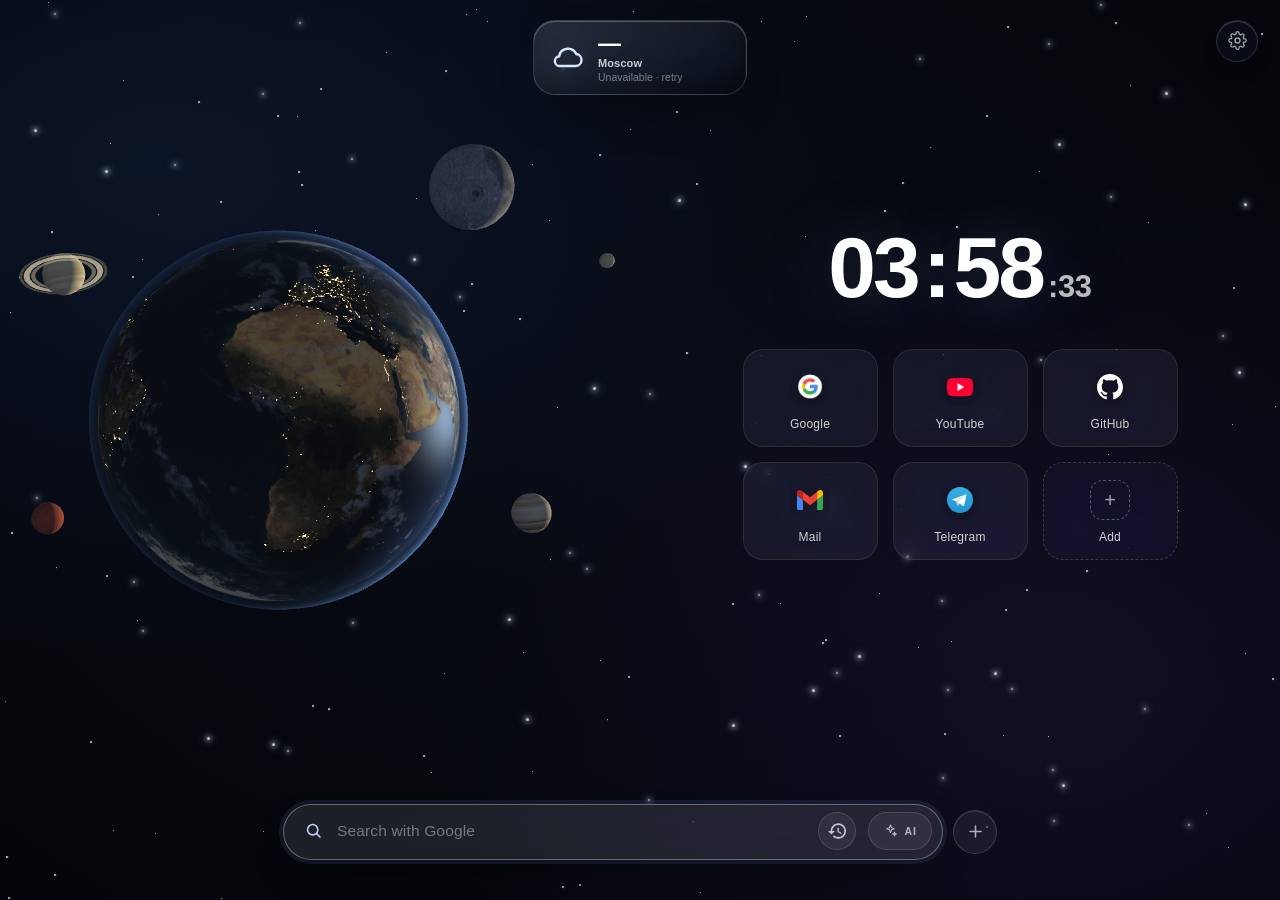
<file: index.html>
<!DOCTYPE html>
<html lang="en">
<head>
  <meta charset="UTF-8" />
  <meta name="color-scheme" content="dark" />
  <meta name="viewport" content="width=device-width, initial-scale=1, maximum-scale=1, user-scalable=no" />
  <title>New Tab</title>
  <link rel="stylesheet" href="style.css" />
</head>
<body>
  
  <div class="stars" id="stars" aria-hidden="true"></div>
  <div class="comet-sky" id="comet-sky" aria-hidden="true"></div>

  
  <button class="settings-button" id="settings-button" type="button"
          aria-label="Открыть настройки" title="Настройки" aria-haspopup="dialog"
          data-i18n-aria="settings.open" data-i18n-title="settings.open">
    <svg viewBox="0 0 24 24" fill="none" stroke="currentColor" stroke-width="1.7"
         stroke-linecap="round" stroke-linejoin="round" aria-hidden="true">
      <circle cx="12" cy="12" r="3.2" />
      <path d="M19.4 15a1.7 1.7 0 0 0 .34 1.87l.06.06a2 2 0 1 1-2.83 2.83l-.06-.06a1.7 1.7 0 0 0-1.87-.34 1.7 1.7 0 0 0-1 1.55V21a2 2 0 1 1-4 0v-.09a1.7 1.7 0 0 0-1.11-1.55 1.7 1.7 0 0 0-1.87.34l-.06.06a2 2 0 1 1-2.83-2.83l.06-.06A1.7 1.7 0 0 0 4.6 15a1.7 1.7 0 0 0-1.55-1H3a2 2 0 1 1 0-4h.09A1.7 1.7 0 0 0 4.64 8.9a1.7 1.7 0 0 0-.34-1.87l-.06-.06a2 2 0 1 1 2.83-2.83l.06.06A1.7 1.7 0 0 0 9 4.6a1.7 1.7 0 0 0 1-1.55V3a2 2 0 1 1 4 0v.09a1.7 1.7 0 0 0 1 1.55 1.7 1.7 0 0 0 1.87-.34l.06-.06a2 2 0 1 1 2.83 2.83l-.06.06a1.7 1.7 0 0 0-.34 1.87V9a1.7 1.7 0 0 0 1.55 1H21a2 2 0 1 1 0 4h-.09a1.7 1.7 0 0 0-1.51 1Z" />
    </svg>
  </button>

  
  <div class="top-widgets" id="top-widgets">

  
  <section class="media-player" id="media-player" aria-label="Медиаплеер" aria-hidden="true" hidden
           data-i18n-aria="player.label">
    <div class="player-cover" id="player-cover">
      <img class="player-art" id="player-art" alt="" />
      <span class="player-cover-fallback" aria-hidden="true">
        <svg viewBox="0 0 24 24" fill="none" stroke="currentColor" stroke-width="1.8"
             stroke-linecap="round" stroke-linejoin="round">
          <path d="M9 17.5V5.5l10-2V15" />
          <circle cx="6.5" cy="17.5" r="2.5" />
          <circle cx="16.5" cy="15" r="2.5" />
        </svg>
      </span>
    </div>

    <div class="player-body">
      <div class="player-head">
        <span class="player-title" id="player-title">Без названия</span>
        <span class="player-dot" aria-hidden="true">•</span>
        <span class="player-source" id="player-source">Браузер</span>
      </div>

      <div class="player-timeline">
        <span class="player-time" id="player-current">00:00</span>

        <div class="player-progress" id="player-progress" role="slider" tabindex="0"
             aria-label="Позиция воспроизведения" aria-valuemin="0" aria-valuemax="100"
             aria-valuenow="0" aria-valuetext="Перемотка недоступна" aria-disabled="true"
             data-i18n-aria="player.progress">
          <span class="player-progress-fill" id="player-progress-fill"></span>
          <span class="player-progress-thumb" id="player-progress-thumb"></span>
        </div>

        <span class="player-time" id="player-duration">--:--</span>
      </div>

      <span class="player-artist" id="player-artist">Воспроизведение в браузере</span>
    </div>

    <div class="player-controls" role="group" aria-label="Управление плеером"
         data-i18n-aria="player.controls">
      <button class="player-control" id="player-prev" type="button"
              aria-label="Предыдущий трек" title="Предыдущий трек"
              data-i18n-aria="player.prev" data-i18n-title="player.prev">
        <svg viewBox="0 0 24 24" fill="currentColor" aria-hidden="true">
          <path d="M6 5.5a1 1 0 0 1 2 0v13a1 1 0 1 1-2 0v-13Zm12.2.2a1 1 0 0 1 .8 1v10.6a1 1 0 0 1-1.6.8l-7.3-5.3a1 1 0 0 1 0-1.6l7.3-5.3a1 1 0 0 1 .8-.2Z" />
        </svg>
      </button>

      <button class="player-control player-control--primary" id="player-play" type="button"
              aria-label="Пауза" title="Пауза">
        <svg class="player-icon player-icon--pause" viewBox="0 0 24 24" fill="currentColor" aria-hidden="true">
          <rect x="6" y="5" width="4" height="14" rx="1.2" />
          <rect x="14" y="5" width="4" height="14" rx="1.2" />
        </svg>
        <svg class="player-icon player-icon--play" viewBox="0 0 24 24" fill="currentColor" aria-hidden="true">
          <path d="M8 5.8a1 1 0 0 1 1.5-.9l9 6.2a1 1 0 0 1 0 1.8l-9 6.2A1 1 0 0 1 8 18.2V5.8Z" />
        </svg>
      </button>

      <button class="player-control" id="player-next" type="button"
              aria-label="Следующий трек" title="Следующий трек"
              data-i18n-aria="player.next" data-i18n-title="player.next">
        <svg viewBox="0 0 24 24" fill="currentColor" aria-hidden="true">
          <path d="M18 5.5a1 1 0 0 0-2 0v13a1 1 0 1 0 2 0v-13ZM5.8 5.7a1 1 0 0 0-.8 1v10.6a1 1 0 0 0 1.6.8l7.3-5.3a1 1 0 0 0 0-1.6L6.6 5.9a1 1 0 0 0-.8-.2Z" />
        </svg>
      </button>
    </div>
  </section>

  
  <aside class="weather-widget" id="weather-widget" hidden role="button" tabindex="0"
         aria-label="Погода" data-i18n-aria="weather.label">
    <div class="weather-icon" id="weather-icon" aria-hidden="true"></div>
    <div class="weather-body">
      <div class="weather-main">
        <span class="weather-temp" id="weather-temp">—</span>
        <span class="weather-range" id="weather-range"></span>
      </div>
      <span class="weather-city" id="weather-city">Москва</span>
      <span class="weather-condition" id="weather-condition">Загрузка…</span>
    </div>
  </aside>
  </div>

  <main class="stage">
    
    <section class="planets" id="planet-panel" aria-label="Интерактивная 3D-сцена Солнечной системы">
      <div class="scene" id="scene"></div>

      <p class="scene-error" id="scene-error" hidden data-i18n="scene.error">
        WebGL недоступен в этом браузере — 3D-сцена не может быть показана.
      </p>
    </section>

    
    <section class="content" aria-label="Часы и закладки">
      <div class="clock" aria-label="Текущее время" data-i18n-aria="clock.label">
        <span id="clock-hours">00</span><span class="clock-colon">:</span><span id="clock-minutes">00</span><span class="clock-seconds" id="clock-seconds">:00</span>
      </div>

      <div class="bookmarks-widget">
        <nav class="tiles" id="tiles" aria-label="Закладки" data-i18n-aria="tiles.label"></nav>

        <div class="tiles-nav" id="tiles-nav" hidden>
          <button class="tiles-arrow" id="tiles-prev" type="button"
                  aria-label="Предыдущая страница закладок" data-i18n-aria="tiles.prev">‹</button>
          <div class="tiles-dots" id="tiles-dots" aria-label="Страницы закладок" data-i18n-aria="tiles.pages"></div>
          <button class="tiles-arrow" id="tiles-next" type="button"
                  aria-label="Следующая страница закладок" data-i18n-aria="tiles.next">›</button>
        </div>
      </div>
    </section>
  </main>

  <div class="folder-backdrop" id="folder-backdrop" hidden>
    <span class="folder-drop-hint" data-i18n="folders.dropHint">Перетащите сюда, чтобы вынести из папки</span>
  </div>
  <section class="folder-panel" id="folder-panel" hidden role="dialog" aria-modal="true"
           aria-label="Папка" data-i18n-aria="folders.label">
    <div class="folder-heading">
      <span class="folder-title" id="folder-title" role="button" tabindex="0"
            data-i18n-title="folders.renameHint"></span>
    </div>
    <div class="folder-grid" id="folder-grid"></div>
  </section>

  
  <footer class="search-bar">
    <div class="search-compose">
      <div class="search-slot">
        <form class="search" id="search-form" action="https://www.google.com/search" method="get" role="search">
          <div class="search-attachment" id="search-attachment">
            <div class="search-attachment-list" id="search-attachment-list"></div>
          </div>

          <div class="search-row">
            <svg class="search-icon" viewBox="0 0 24 24" fill="none" stroke="currentColor" stroke-width="2"
                 stroke-linecap="round" aria-hidden="true">
              <circle cx="11" cy="11" r="6.5" />
              <path d="M20.2 20.2 15.9 15.9" />
            </svg>

            <input id="search-input" name="q" type="text" placeholder="Search with Google"
                   autocomplete="off" spellcheck="false" autofocus />

            <button class="ai-history" id="ai-history" type="button"
                    aria-label="Открыть историю ИИ-поиска Google" title="История ИИ-поиска Google"
                    data-i18n-aria="search.history" data-i18n-title="search.history">
              <img src="textures/history.png" alt="" aria-hidden="true" />
            </button>

            <button class="ai-toggle" id="ai-toggle" type="button" aria-pressed="false"
                    aria-label="Переключить ИИ-поиск Google" title="ИИ-поиск Google">
              <svg viewBox="0 0 24 24" fill="none" stroke="currentColor" stroke-width="1.7"
                   stroke-linecap="round" stroke-linejoin="round" aria-hidden="true">
                <path d="M12 3.2 13.6 7.6 18 9.2 13.6 10.8 12 15.2 10.4 10.8 6 9.2 10.4 7.6 12 3.2Z" />
                <path d="m18.4 14.6.8 2.2 2.2.8-2.2.8-.8 2.2-.8-2.2-2.2-.8 2.2-.8.8-2.2Z" />
              </svg>
              <span class="ai-toggle-text" data-i18n="search.aiShort">AI</span>
            </button>

            <button class="search-attachment-send" id="search-attachment-send" type="button"
                    aria-label="Отправить изображение" title="Отправить изображение"
                    data-i18n-aria="imageSearch.send" data-i18n-title="imageSearch.send">
              <svg viewBox="0 0 24 24" fill="none" stroke="currentColor" stroke-width="1.8"
                   stroke-linecap="round" stroke-linejoin="round" aria-hidden="true">
                <path d="M21 3 3 10.5l7 2.5 2.5 7L21 3Z" />
                <path d="m10 13 5-5" />
              </svg>
            </button>
          </div>
        </form>
      </div>

      <button class="attach-button" id="attach-button" type="button"
              aria-label="Прикрепить файл" title="Прикрепить файл"
              data-i18n-aria="imageSearch.attach" data-i18n-title="imageSearch.attach">
        <svg viewBox="0 0 24 24" fill="none" stroke="currentColor" stroke-width="2"
             stroke-linecap="round" aria-hidden="true">
          <path d="M12 5v14M5 12h14" />
        </svg>
      </button>
    </div>
  </footer>

  
  <dialog class="bookmark-dialog" id="bookmark-dialog">
    <form class="bookmark-form" id="bookmark-form" novalidate>
      <h2 id="bm-dialog-title">Новая закладка</h2>

      <div class="bookmark-type" id="bm-type" role="group">
        <button class="bookmark-type-option is-active" type="button" data-type="bookmark"
                data-i18n="bookmarks.bookmarkType">Закладка</button>
        <button class="bookmark-type-option" type="button" data-type="folder"
                data-i18n="bookmarks.folderType">Папка</button>
      </div>

      <label class="field">
        <span data-i18n="bookmarks.name">Название</span>
        <input id="bm-name" type="text" maxlength="40" placeholder="Например, Хабр"
               autocomplete="off" data-i18n-placeholder="bookmarks.namePlaceholder" />
      </label>

      <label class="field" id="bm-url-field">
        <span data-i18n="bookmarks.url">Адрес сайта</span>
        <input id="bm-url" type="text" placeholder="example.com" autocomplete="off" spellcheck="false" />
      </label>

      <p class="dialog-error" id="bm-error" role="alert"></p>

      <div class="dialog-actions">
        <button class="btn btn--ghost" id="bm-cancel" type="button" data-i18n="common.cancel">Отмена</button>
        <button class="btn" type="submit" data-i18n="common.add">Добавить</button>
      </div>
    </form>
  </dialog>

  
  <dialog class="settings-dialog" id="settings-dialog">
    <form class="settings-form" id="settings-form" novalidate>
      <h2 data-i18n="settings.title">Настройки</h2>

      <div class="settings-tabs" role="tablist" data-i18n-aria="settings.tabsLabel" aria-label="Разделы настроек">
        <button class="settings-tab is-active" type="button" role="tab"
                id="settings-tab-general" aria-controls="settings-panel-general" aria-selected="true"
                data-settings-tab="general" data-i18n="settings.tabGeneral">Общие</button>
        <button class="settings-tab" type="button" role="tab" tabindex="-1"
                id="settings-tab-tiles" aria-controls="settings-panel-tiles" aria-selected="false"
                data-settings-tab="tiles" data-i18n="settings.tabTiles">Вкладки</button>
        <button class="settings-tab" type="button" role="tab" tabindex="-1"
                id="settings-tab-planet" aria-controls="settings-panel-planet" aria-selected="false"
                data-settings-tab="planet" data-i18n="settings.tabPlanet">Планета</button>
        <button class="settings-tab" type="button" role="tab" tabindex="-1"
                id="settings-tab-weather" aria-controls="settings-panel-weather" aria-selected="false"
                data-settings-tab="weather" data-i18n="settings.tabWeather">Погода</button>
      </div>

      <div class="settings-panels">
        <section class="settings-panel is-active" id="settings-panel-general" role="tabpanel"
                 aria-labelledby="settings-tab-general" data-settings-panel="general">
          <section class="settings-section">
            <h3 data-i18n="settings.interfaceSection">Интерфейс</h3>
            <label class="field">
              <span data-i18n="settings.language">Язык интерфейса</span>
              <select id="setting-language">
                <option value="ru">Русский</option>
                <option value="en">English</option>
              </select>
            </label>
            <label class="field">
              <span data-i18n="settings.layout">Расположение</span>
              <select id="setting-layout">
                <option value="top" data-i18n="settings.layoutTop">Поиск внизу, плеер сверху</option>
                <option value="bottom" data-i18n="settings.layoutBottom">Поиск вверху, плеер внизу</option>
              </select>
            </label>
          </section>

          <section class="settings-section">
            <h3 data-i18n="settings.searchSection">Поиск</h3>
            <label class="field">
              <span data-i18n="settings.searchEngine">Поисковая система</span>
              <select id="setting-search-engine">
                <option value="google">Google</option>
                <option value="yandex" data-i18n="searchEngine.yandex">Яндекс</option>
                <option value="bing">Bing</option>
                <option value="duckduckgo">DuckDuckGo</option>
              </select>
            </label>
            <label class="field">
              <span data-i18n="settings.aiEngine">ИИ для поиска</span>
              <select id="setting-ai-engine">
                <option value="google">Google AI</option>
                <option value="chatgpt">ChatGPT</option>
                <option value="deepseek">DeepSeek</option>
                <option value="gemini">Gemini</option>
              </select>
            </label>
            <p class="settings-note" data-i18n="settings.aiNote">Используется при включённом ИИ-поиске. Картинки по-прежнему ищутся через Google Lens или Google AI.</p>
          </section>
        </section>

        <section class="settings-panel" id="settings-panel-tiles" role="tabpanel"
                 aria-labelledby="settings-tab-tiles" data-settings-panel="tiles">
          <section class="settings-section">
            <h3 data-i18n="settings.bookmarksSection">Вкладки</h3>
            <p class="settings-note" data-i18n="settings.bookmarksNote">Настройте размер сетки и страницы вкладок.</p>

            <div class="grid-editor">
              <div class="grid-editor-heading">
                <span data-i18n="settings.gridSize">Размер сетки</span>
                <strong id="grid-size-value">3 × 3</strong>
              </div>
              <div class="grid-editor-board" id="grid-editor-board" role="group"
                   data-i18n-aria="settings.gridEditor" aria-label="Выбор размера сетки"></div>
              <p class="settings-note" data-i18n="settings.gridNote">От 3 × 3 до 5 × 4. На одной странице помещается столько вкладок, сколько ячеек в сетке.</p>
            </div>
          </section>

          <section class="settings-section">
            <div class="settings-button-row">
              <button class="btn btn--ghost" id="settings-export-bookmarks" type="button"
                      data-i18n="settings.exportBookmarks">Экспорт закладок</button>
              <button class="btn btn--ghost" id="settings-import-bookmarks" type="button"
                      data-i18n="settings.importBookmarks">Импорт закладок</button>
            </div>
            <button class="btn btn--ghost" id="settings-restore-bookmarks" type="button"
                    data-i18n="settings.restore">Вернуть стандартные закладки</button>
          </section>
        </section>

        <section class="settings-panel" id="settings-panel-planet" role="tabpanel"
                 aria-labelledby="settings-tab-planet" data-settings-panel="planet">
          <section class="settings-section">
            <h3 data-i18n="settings.planetSection">Планета</h3>
            <label class="field">
              <span data-i18n="settings.planetLighting">Освещение Земли</span>
              <select id="setting-planet-lighting">
                <option value="auto" data-i18n="lighting.auto">Авто (по времени)</option>
                <option value="day" data-i18n="lighting.day">День</option>
                <option value="dusk" data-i18n="lighting.dusk">50 / 50</option>
                <option value="night" data-i18n="lighting.night">Ночь</option>
              </select>
            </label>
            <p class="settings-note" data-i18n="settings.planetNote">Авто — по сезонному закату. Ручной режим не зависит от времени.</p>
          </section>
        </section>

        <section class="settings-panel" id="settings-panel-weather" role="tabpanel"
                 aria-labelledby="settings-tab-weather" data-settings-panel="weather">
          <section class="settings-section">
            <div class="settings-heading">
              <h3 data-i18n="settings.weatherSection">Погода справа от плеера</h3>
              <label class="switch" title="Показывать виджет погоды" data-i18n-title="settings.weatherToggle">
                <input id="setting-weather-enabled" type="checkbox" />
                <span class="switch-track"><span class="switch-thumb"></span></span>
              </label>
            </div>

            <label class="field">
              <span data-i18n="settings.city">Город</span>
              <select id="setting-weather-city"></select>
            </label>

            <label class="field">
              <span data-i18n="settings.units">Единицы температуры</span>
              <select id="setting-weather-unit">
                <option value="celsius" data-i18n="units.celsius">Цельсий (°C)</option>
                <option value="fahrenheit" data-i18n="units.fahrenheit">Фаренгейт (°F)</option>
              </select>
            </label>
          </section>
        </section>
      </div>

      <p class="dialog-status" id="settings-status" role="status"></p>
      <p class="dialog-error" id="settings-error" role="alert"></p>

      <div class="dialog-actions">
        <button class="btn btn--ghost" id="settings-cancel" type="button" data-i18n="common.cancel">Отмена</button>
        <button class="btn" type="submit" data-i18n="common.save">Сохранить</button>
      </div>
    </form>
  </dialog>

  <input type="file" id="bookmark-import" accept="application/json,.json" hidden />
  <input type="file" id="search-file-input" multiple hidden />

  <script src="lib/three.min.js"></script>
  <script src="script.js"></script>
</body>
</html>
</file>
<file: style.css>
*,
*::before,
*::after {
  box-sizing: border-box;
}

:root {
  --font-apple: -apple-system, BlinkMacSystemFont, "San Francisco", "SF Pro Display",
    "SF Pro Text", "Helvetica Neue", "Segoe UI", Roboto, Arial, sans-serif;

  --accent-blue: #4f7dff;
  --accent-violet: #9b5cff;
  --accent-cyan: #22c7e6;
  --accent-pink: #ec4899;
  --space-gradient: linear-gradient(180deg, #3b5f86 0%, #294a6b 52%, #1a2f47 100%);
  --space-glow: rgba(30, 60, 95, 0.3);
  --tile-columns: 3;
  --tile-rows: 3;
}

html,
body {
  height: 100%;
  touch-action: pan-x pan-y;
}

body {
  margin: 0;
  display: flex;
  flex-direction: column;
  overflow: hidden;
  color: #ffffff;
  font-family: var(--font-apple);
  -webkit-font-smoothing: antialiased;
  -moz-osx-font-smoothing: grayscale;

  
  background-color: #000000;
  background-image:
    radial-gradient(1200px 800px at 12% 18%, rgba(48, 96, 190, 0.14), transparent 62%),
    radial-gradient(1000px 800px at 84% 78%, rgba(104, 66, 190, 0.12), transparent 64%),
    radial-gradient(1500px 1100px at 50% 42%, #080b13 0%, #04060b 58%, #000000 100%);
}

::selection {
  color: #ffffff;
  background: rgba(120, 170, 255, 0.35);
}

.stars {
  position: fixed;
  inset: 0;
  z-index: 0;
  overflow: hidden;
  pointer-events: none;
}

.star {
  position: absolute;
  border-radius: 50%;
  background: #ffffff;
  opacity: 0.8;
  animation: twinkle var(--dur, 4s) ease-in-out infinite;
  animation-delay: var(--delay, 0s);
  will-change: opacity, transform;
}

.star--bright {
  box-shadow:
    0 0 6px 1px rgba(255, 255, 255, 0.75),
    0 0 14px 2px rgba(160, 200, 255, 0.35);
}

@keyframes twinkle {
  0%,
  100% {
    opacity: 0.12;
    transform: scale(0.72);
  }
  50% {
    opacity: 1;
    transform: scale(1.15);
  }
}

.comet-sky {
  position: fixed;
  inset: 0;
  z-index: 0;
  overflow: hidden;
  pointer-events: none;
}

.comet {
  position: absolute;
  width: var(--len, 140px);
  height: 1.6px;
  border-radius: 999px;
  background: linear-gradient(
    90deg,
    rgba(150, 190, 255, 0) 0%,
    rgba(165, 200, 255, 0.1) 32%,
    rgba(205, 226, 255, 0.66) 76%,
    rgba(255, 255, 255, 0.98) 100%
  );
  filter: drop-shadow(0 0 4px rgba(150, 200, 255, 0.45));
  opacity: 0;
  rotate: var(--angle, 32deg);
  translate: 0 0;
  animation: comet-fly var(--flight, 1.2s) cubic-bezier(0.2, 0.6, 0.4, 1) forwards;
  will-change: translate, opacity;
}

.comet::after {
  content: "";
  position: absolute;
  top: 50%;
  right: -1px;
  width: 3px;
  height: 3px;
  border-radius: 50%;
  background: #ffffff;
  box-shadow:
    0 0 6px 2px rgba(200, 225, 255, 0.9),
    0 0 16px 5px rgba(120, 170, 255, 0.5);
  transform: translateY(-50%);
}

@keyframes comet-fly {
  0% {
    translate: 0 0;
    opacity: 0;
  }
  12% {
    opacity: 1;
  }
  68% {
    opacity: 0.95;
  }
  100% {
    translate: var(--dx, 0) var(--dy, 0);
    opacity: 0;
  }
}

.stage {
  position: relative;
  z-index: 1;
  flex: 1 1 auto;
  min-height: 0;
  display: grid;
  grid-template-columns: 1fr 1fr;
  grid-template-rows: 1fr;
  align-items: stretch;
  justify-items: stretch;
}

.planets {
  position: relative;
  min-width: 0;
  min-height: 0;
}

.scene {
  position: absolute;
  inset: 0;
}

.scene-canvas {
  display: block;
  width: 100%;
  height: 100%;
  touch-action: none;
  outline: none;
  cursor: default;
}

.scene-canvas.is-hovering {
  cursor: grab;
}

.scene-canvas.is-grabbing {
  cursor: grabbing;
}

.scene-error {
  position: absolute;
  inset: 0;
  z-index: 2;
  display: grid;
  place-items: center;
  margin: 0;
  padding: 32px;
  text-align: center;
  font-size: 14px;
  color: rgba(255, 255, 255, 0.55);
}

.scene-error[hidden] {
  display: none;
}

.content {
  display: flex;
  flex-direction: column;
  align-items: center;
  justify-content: center;
  gap: clamp(26px, 4.5vh, 54px);
  width: 100%;
  max-width: 100%;
  height: 100%;
  padding: 0 clamp(16px, 3vw, 36px);
  justify-self: center;
}

.clock {
  display: flex;
  align-items: baseline;
  justify-content: center;
  gap: 0.06em;
  font-size: clamp(52px, 6.7vw, 112px);
  font-weight: 700;
  line-height: 0.95;
  letter-spacing: -0.035em;
  color: #ffffff;
  font-variant-numeric: tabular-nums;
  font-feature-settings: "tnum" 1;
  text-shadow: 0 0 70px rgba(150, 190, 255, 0.26);
  user-select: none;
}

.clock-seconds {
  font-size: 0.36em;
  font-weight: 600;
  letter-spacing: -0.01em;
  color: rgba(255, 255, 255, 0.72);
}

.tiles {
  display: grid;
  grid-template-columns: repeat(var(--tile-columns, 3), minmax(0, 1fr));
  align-content: start;
  gap: clamp(10px, 1.2vw, 15px);
  width: min(100%, calc(var(--tile-columns, 3) * 145px));
}

.bookmarks-widget {
  display: flex;
  flex-direction: column;
  align-items: center;
  gap: 12px;
  width: 100%;
}

.tiles-nav {
  display: flex;
  align-items: center;
  justify-content: center;
  gap: 10px;
}

.tiles-nav[hidden] {
  display: none;
}

.tiles-arrow {
  display: grid;
  place-items: center;
  width: 26px;
  height: 26px;
  padding: 0 0 1px;
  border: 1px solid rgba(255, 255, 255, 0.12);
  border-radius: 50%;
  background: rgba(255, 255, 255, 0.05);
  color: rgba(255, 255, 255, 0.62);
  font-family: inherit;
  font-size: 18px;
  line-height: 1;
  cursor: pointer;
  transition: color 0.2s ease, background 0.2s ease, border-color 0.2s ease;
}

.tiles-arrow:hover:not(:disabled) {
  border-color: rgba(150, 170, 255, 0.45);
  background: rgba(120, 140, 255, 0.12);
  color: #ffffff;
}

.tiles-arrow:disabled {
  opacity: 0.25;
  cursor: default;
}

.tiles-dots {
  display: flex;
  align-items: center;
  gap: 6px;
  height: 12px;
}

.tiles-dot {
  width: 6px;
  height: 6px;
  padding: 0;
  border: 0;
  border-radius: 50%;
  background: rgba(255, 255, 255, 0.26);
  cursor: pointer;
  transition: background 0.2s ease, transform 0.2s ease;
}

.tiles-dot:hover {
  background: rgba(255, 255, 255, 0.6);
}

.tiles-dot.is-active {
  background: rgba(255, 255, 255, 0.95);
  transform: scale(1.25);
}

.tile-wrap {
  position: relative;
  min-width: 0;
}

.tile {
  position: relative;
  display: flex;
  flex-direction: column;
  align-items: center;
  justify-content: center;
  gap: 10px;
  width: 100%;
  height: 100%;
  padding: 17px 10px 15px;
  border: 1px solid rgba(255, 255, 255, 0.09);
  border-radius: 20px;
  background: rgba(255, 255, 255, 0.05);
  -webkit-backdrop-filter: blur(12px) saturate(160%);
  backdrop-filter: blur(12px) saturate(160%);
  color: #ffffff;
  font-family: inherit;
  text-decoration: none;
  overflow: hidden;
  transition: transform 0.25s ease, background 0.25s ease,
    border-color 0.25s ease, box-shadow 0.25s ease;
}

.tile::before {
  content: "";
  position: absolute;
  inset: 0;
  background: radial-gradient(130px 80px at 50% 0%,
    rgba(140, 180, 255, 0.22), transparent 72%);
  opacity: 0;
  transition: opacity 0.25s ease;
  pointer-events: none;
}

.tile:hover,
.tile:focus-visible {
  transform: translateY(-4px);
  background: rgba(255, 255, 255, 0.12);
  border-color: rgba(255, 255, 255, 0.3);
  box-shadow:
    0 20px 44px -16px rgba(0, 0, 0, 0.65),
    inset 0 1px 0 rgba(255, 255, 255, 0.22);
  outline: none;
}

.tile:hover::before,
.tile:focus-visible::before {
  opacity: 1;
}

.tile-icon {
  position: relative;
  display: grid;
  place-items: center;
  flex: 0 0 auto;
  width: 40px;
  height: 40px;
  border-radius: 13px;
  overflow: hidden;
  transition: transform 0.25s ease;
}

.tile:hover .tile-icon {
  transform: scale(1.07) rotate(-2deg);
}

.tile-icon--img {
  background: transparent;
  box-shadow: none;
}

.tile-icon--img img {
  display: block;
  width: 26px;
  height: 26px;
  object-fit: contain;
  filter: drop-shadow(0 3px 8px rgba(0, 0, 0, 0.35));
}

.tile-icon--invert img {
  filter: brightness(0) invert(1) drop-shadow(0 3px 8px rgba(0, 0, 0, 0.35));
}

.tile-icon--letter {
  background: linear-gradient(145deg, var(--c1, #5b8cff), var(--c2, #3a5bd9));
  font-size: 16px;
  font-weight: 700;
  color: #ffffff;
  text-transform: uppercase;
  box-shadow:
    inset 0 1px 0 rgba(255, 255, 255, 0.35),
    0 10px 20px -12px var(--c2, #3a5bd9);
}

.tile-name {
  max-width: 100%;
  overflow: hidden;
  font-size: 12px;
  font-weight: 500;
  letter-spacing: 0.02em;
  text-overflow: ellipsis;
  white-space: nowrap;
  color: rgba(255, 255, 255, 0.8);
  transition: color 0.25s ease;
}

.tile:hover .tile-name {
  color: #ffffff;
}

.tile-remove {
  position: absolute;
  top: 6px;
  right: 6px;
  z-index: 3;
  display: grid;
  place-items: center;
  width: 22px;
  height: 22px;
  padding: 0;
  border: 1px solid rgba(255, 255, 255, 0.16);
  border-radius: 50%;
  background: rgba(8, 10, 18, 0.72);
  color: rgba(255, 255, 255, 0.7);
  font-family: inherit;
  font-size: 14px;
  line-height: 1;
  cursor: pointer;
  opacity: 0;
  transform: scale(0.85);
  transition: opacity 0.2s ease, transform 0.2s ease, background 0.2s ease;
}

.tile-wrap:hover .tile-remove,
.tile-remove:focus-visible {
  opacity: 1;
  transform: scale(1);
}

.tile-remove:hover {
  border-color: transparent;
  background: rgba(224, 62, 82, 0.9);
  color: #ffffff;
}

.tile--add {
  border-style: dashed;
  border-color: rgba(255, 255, 255, 0.16);
  background: rgba(255, 255, 255, 0.025);
  color: rgba(255, 255, 255, 0.6);
  cursor: pointer;
  appearance: none;
}

.tile--add:hover {
  border-color: rgba(140, 170, 255, 0.45);
  background: rgba(120, 150, 255, 0.08);
  color: #ffffff;
}

.tile-icon--add {
  border: 1px dashed rgba(255, 255, 255, 0.3);
  border-radius: 13px;
  background: transparent;
  font-size: 20px;
  font-weight: 300;
  line-height: 1;
  color: inherit;
}

.tile--folder {
  border-color: rgba(150, 175, 255, 0.2);
  background:
    linear-gradient(145deg, rgba(110, 145, 255, 0.13), rgba(255, 255, 255, 0.035));
}

.tile--folder:hover {
  border-color: rgba(150, 180, 255, 0.45);
  background:
    linear-gradient(145deg, rgba(120, 155, 255, 0.2), rgba(255, 255, 255, 0.06));
}

.tile-icon--folder {
  color: #cfdcff;
  background:
    linear-gradient(145deg, rgba(120, 155, 255, 0.3), rgba(90, 110, 230, 0.14));
  border: 1px solid rgba(170, 190, 255, 0.2);
  box-shadow: inset 0 1px 1px rgba(255, 255, 255, 0.18);
}

.tile-icon--folder svg {
  width: 25px;
  height: 25px;
}

.tile-folder-count {
  position: absolute;
  top: 8px;
  right: 8px;
  display: grid;
  place-items: center;
  min-width: 18px;
  height: 18px;
  padding: 0 5px;
  border: 1px solid rgba(255, 255, 255, 0.16);
  border-radius: 999px;
  background: rgba(8, 12, 24, 0.68);
  color: rgba(255, 255, 255, 0.74);
  font-size: 10px;
  font-weight: 600;
  line-height: 1;
  pointer-events: none;
}

.tile-wrap.is-drop-target .tile,
.tile-wrap.is-folder-drop .tile {
  border-color: rgba(160, 190, 255, 0.85);
  background:
    linear-gradient(145deg, rgba(130, 165, 255, 0.24), rgba(255, 255, 255, 0.07));
  box-shadow:
    0 0 0 3px rgba(120, 160, 255, 0.16),
    0 18px 40px -24px rgba(0, 0, 0, 0.9);
  transform: scale(1.025);
}

.tile-wrap.is-dragging {
  opacity: 0.42;
}

.tile-wrap.is-drop-left::before,
.tile-wrap.is-drop-right::before,
.tile-wrap.is-drop-top::before,
.tile-wrap.is-drop-bottom::before {
  content: "";
  position: absolute;
  z-index: 4;
  border-radius: 999px;
  background: var(--space-gradient);
  box-shadow: 0 0 12px var(--space-glow);
  pointer-events: none;
}

.tile-wrap.is-drop-left::before {
  left: -7px;
  top: 8%;
  bottom: 8%;
  width: 3px;
}

.tile-wrap.is-drop-right::before {
  right: -7px;
  top: 8%;
  bottom: 8%;
  width: 3px;
}

.tile-wrap.is-drop-top::before {
  top: -7px;
  left: 8%;
  right: 8%;
  height: 3px;
}

.tile-wrap.is-drop-bottom::before {
  bottom: -7px;
  left: 8%;
  right: 8%;
  height: 3px;
}

.folder-backdrop {
  position: fixed;
  inset: 0;
  z-index: 9;
  background: rgba(2, 4, 10, 0.46);
  -webkit-backdrop-filter: blur(3px);
  backdrop-filter: blur(3px);
  opacity: 0;
  transition: opacity 0.22s ease, background 0.22s ease;
}

.folder-backdrop.is-open {
  opacity: 1;
}

.folder-backdrop.is-closing {
  pointer-events: none;
}

.folder-backdrop.is-drop-target {
  background: rgba(10, 16, 34, 0.58);
  box-shadow: inset 0 0 0 2px rgba(130, 165, 255, 0.28);
}

.folder-drop-hint {
  position: fixed;
  left: 50%;
  bottom: 28px;
  z-index: 11;
  padding: 10px 18px;
  border: 1px solid rgba(160, 190, 255, 0.35);
  border-radius: 999px;
  background: rgba(12, 18, 34, 0.86);
  -webkit-backdrop-filter: blur(18px) saturate(170%);
  backdrop-filter: blur(18px) saturate(170%);
  color: rgba(230, 238, 255, 0.9);
  font-size: 13px;
  font-weight: 500;
  letter-spacing: 0.01em;
  opacity: 0;
  transform: translate(-50%, 12px);
  transition: opacity 0.2s ease, transform 0.2s ease;
  pointer-events: none;
}

.folder-backdrop.is-drop-target .folder-drop-hint {
  opacity: 1;
  transform: translate(-50%, 0);
}

.folder-panel {
  position: fixed;
  z-index: 10;
  display: block;
  padding: 0;
  outline: none;
  border: 0;
  background: transparent;
  box-shadow: none;
  opacity: 0;
  transform: scale(0.96);
  transform-origin: center;
  transition: opacity 0.22s ease, transform 0.22s cubic-bezier(0.16, 0.84, 0.44, 1);
}

.folder-panel.is-open {
  opacity: 1;
  transform: scale(1);
}

.folder-panel.is-closing {
  pointer-events: none;
}

.folder-backdrop[hidden],
.folder-panel[hidden] {
  display: none;
}

.folder-grid {
  display: grid;
  grid-template-columns: repeat(3, minmax(0, 1fr));
  grid-template-rows: repeat(3, minmax(0, 1fr));
  gap: clamp(10px, 1.2vw, 15px);
  width: 100%;
  height: 100%;
}

.folder-heading {
  position: absolute;
  left: 50%;
  bottom: calc(100% + 10px);
  width: max-content;
  max-width: 100%;
  text-align: center;
  transform: translateX(-50%);
}

.folder-panel.is-title-below .folder-heading {
  top: calc(100% + 10px);
  bottom: auto;
}

.folder-title {
  display: inline-block;
  max-width: min(70vw, 420px);
  padding: 7px 14px;
  overflow: hidden;
  border: 1px solid rgba(255, 255, 255, 0.14);
  border-radius: 12px;
  background: rgba(8, 12, 22, 0.82);
  -webkit-backdrop-filter: blur(20px) saturate(170%);
  backdrop-filter: blur(20px) saturate(170%);
  box-shadow:
    0 14px 34px -20px rgba(0, 0, 0, 0.95),
    inset 0 1px 0 rgba(255, 255, 255, 0.1);
  color: #ffffff;
  font-size: 18px;
  font-weight: 600;
  letter-spacing: -0.01em;
  line-height: 1.25;
  text-overflow: ellipsis;
  text-shadow: 0 1px 2px rgba(0, 0, 0, 0.55);
  white-space: nowrap;
  outline: none;
  cursor: text;
  transition: background 0.2s ease, box-shadow 0.2s ease, border-color 0.2s ease;
}

.folder-title:hover {
  border-color: rgba(160, 185, 255, 0.35);
  background: rgba(16, 22, 40, 0.92);
}

.folder-title.is-editing {
  overflow: visible;
  border-color: rgba(120, 160, 255, 0.45);
  background: rgba(10, 14, 26, 0.96);
  box-shadow: 0 0 0 2px rgba(120, 160, 255, 0.32);
  text-overflow: clip;
}

body.folder-open {
  overflow: hidden;
}

.bookmarks-widget > .tiles,
.bookmarks-widget > .tiles-nav {
  transition: opacity 0.2s ease;
}

body.folder-open .bookmarks-widget > .tiles,
body.folder-open .bookmarks-widget > .tiles-nav {
  opacity: 0;
  pointer-events: none;
}

.field[hidden] {
  display: none;
}

.bookmark-type {
  display: flex;
  gap: 5px;
  padding: 4px;
  border: 1px solid rgba(255, 255, 255, 0.1);
  border-radius: 12px;
  background: rgba(255, 255, 255, 0.045);
}

.bookmark-type-option {
  flex: 1;
  height: 34px;
  padding: 0 10px;
  border: 0;
  border-radius: 9px;
  background: transparent;
  color: rgba(255, 255, 255, 0.55);
  font-family: inherit;
  font-size: 12px;
  font-weight: 600;
  cursor: pointer;
  transition: color 0.2s ease, background 0.2s ease, box-shadow 0.2s ease;
}

.bookmark-type-option:hover {
  color: #ffffff;
  background: rgba(255, 255, 255, 0.07);
}

.bookmark-type-option.is-active {
  background: var(--space-gradient);
  color: #ffffff;
  box-shadow:
    0 6px 18px -10px var(--space-glow),
    inset 0 1px 0 rgba(255, 255, 255, 0.28);
}

.top-widgets {
  position: fixed;
  top: clamp(12px, 2.2vh, 22px);
  left: 50%;
  z-index: 6;
  display: flex;
  align-items: stretch;
  gap: 12px;
  width: max-content;
  max-width: calc(100vw - 32px);
  transform: translateX(-50%);
  pointer-events: none;
}

.top-widgets > * {
  pointer-events: auto;
}

body.layout-bottom .top-widgets {
  top: auto;
  bottom: clamp(12px, 2.2vh, 22px);
}

body.layout-bottom .search-bar {
  order: -1;
  padding-top: clamp(14px, 2.2vh, 24px);
  padding-bottom: 12px;
}

body.layout-bottom .search-compose {
  width: min(714px, calc(100vw - 160px));
}

body.layout-bottom .search {
  inset: 0 0 auto 0;
  flex-direction: column-reverse;
  justify-content: flex-end;
}

@media (min-width: 901px) {
  body.layout-bottom .stage {
    transform: translateY(calc(-1 * var(--stage-shift, 0px)));
  }
}

.weather-widget {
  position: relative;
  display: flex;
  align-items: center;
  gap: 12px;
  width: 214px;
  padding: 11px 16px;
  border: 1px solid rgba(255, 255, 255, 0.15);
  border-radius: 22px;
  background:
    linear-gradient(145deg, rgba(255, 255, 255, 0.14), rgba(9, 13, 24, 0.62));
  -webkit-backdrop-filter: blur(20px) saturate(180%);
  backdrop-filter: blur(20px) saturate(180%);
  box-shadow:
    0 22px 56px -28px rgba(0, 0, 0, 0.9),
    inset 0 1px 1px rgba(255, 255, 255, 0.26),
    inset 0 -12px 24px rgba(0, 0, 0, 0.25);
  color: #ffffff;
  opacity: 0;
  transform: translateY(-10px);
  transition: opacity 0.5s ease, transform 0.5s cubic-bezier(0.16, 0.84, 0.44, 1);
}

.weather-widget[hidden] {
  display: none;
}

.weather-widget.is-visible {
  opacity: 1;
  transform: translateY(0);
}

.weather-widget:not([hidden]) {
  cursor: pointer;
}

.weather-widget:not([hidden]):hover {
  border-color: rgba(180, 195, 255, 0.32);
  box-shadow:
    0 24px 60px -28px rgba(0, 0, 0, 0.95),
    0 0 26px rgba(110, 140, 255, 0.16),
    inset 0 1px 1px rgba(255, 255, 255, 0.3),
    inset 0 -12px 24px rgba(0, 0, 0, 0.25);
}

.weather-widget:focus-visible {
  outline: none;
  border-color: rgba(160, 180, 255, 0.55);
  box-shadow: 0 0 0 3px rgba(120, 150, 255, 0.2);
}

.weather-icon {
  display: grid;
  place-items: center;
  flex: 0 0 36px;
  width: 36px;
  height: 36px;
  color: #dbe6ff;
}

.weather-icon svg {
  width: 100%;
  height: 100%;
}

.weather-icon.is-sunny {
  color: #ffd36a;
}

.weather-icon.is-snow {
  color: #e8f1ff;
}

.weather-body {
  display: flex;
  flex-direction: column;
  gap: 2px;
  min-width: 0;
}

.weather-main {
  display: flex;
  align-items: baseline;
  gap: 7px;
}

.weather-temp {
  font-size: 23px;
  font-weight: 650;
  line-height: 1;
  letter-spacing: -0.03em;
}

.weather-range {
  font-size: 10px;
  white-space: nowrap;
  color: rgba(255, 255, 255, 0.42);
}

.weather-city {
  overflow: hidden;
  font-size: 11px;
  font-weight: 600;
  letter-spacing: 0.01em;
  white-space: nowrap;
  text-overflow: ellipsis;
  color: rgba(255, 255, 255, 0.78);
}

.weather-condition {
  overflow: hidden;
  font-size: 10.5px;
  white-space: nowrap;
  text-overflow: ellipsis;
  color: rgba(255, 255, 255, 0.45);
}

.settings-button {
  position: fixed;
  top: clamp(12px, 2.2vh, 22px);
  right: clamp(12px, 2vw, 22px);
  z-index: 8;
  display: grid;
  place-items: center;
  width: 42px;
  height: 42px;
  padding: 0;
  border: 1px solid rgba(255, 255, 255, 0.13);
  border-radius: 50%;
  background: rgba(13, 17, 30, 0.62);
  -webkit-backdrop-filter: blur(18px) saturate(170%);
  backdrop-filter: blur(18px) saturate(170%);
  box-shadow:
    0 12px 32px -18px rgba(0, 0, 0, 0.95),
    inset 0 1px 1px rgba(255, 255, 255, 0.18);
  color: rgba(255, 255, 255, 0.62);
  cursor: pointer;
  transition: color 0.3s ease, background 0.3s ease, border-color 0.3s ease,
    box-shadow 0.3s ease;
}

.settings-button svg {
  width: 19px;
  height: 19px;
  transition: transform 0.5s cubic-bezier(0.16, 0.84, 0.44, 1);
}

.settings-button:hover {
  border-color: rgba(150, 170, 255, 0.4);
  background: rgba(30, 38, 64, 0.72);
  color: #ffffff;
  box-shadow:
    0 0 24px rgba(110, 140, 255, 0.22),
    inset 0 1px 1px rgba(255, 255, 255, 0.24);
}

.settings-button:hover svg {
  transform: rotate(55deg);
}

.media-player {
  position: relative;
  z-index: 1;
  display: flex;
  align-items: center;
  gap: 13px;
  width: min(560px, calc(100vw - 32px));
  padding: 9px 18px 9px 9px;
  overflow: hidden;
  isolation: isolate;
  border: 1px solid rgba(255, 255, 255, 0.22);
  border-radius: 24px;
  background:
    radial-gradient(120% 160% at 16% -30%, rgba(255, 255, 255, 0.28), transparent 46%),
    radial-gradient(90% 130% at 92% 130%, rgba(110, 92, 255, 0.2), transparent 62%),
    linear-gradient(140deg,
      rgba(255, 255, 255, 0.2) 0%,
      rgba(255, 255, 255, 0.055) 16%,
      rgba(11, 15, 28, 0.62) 50%,
      rgba(7, 10, 20, 0.8) 100%);
  -webkit-backdrop-filter: blur(26px) saturate(205%);
  backdrop-filter: blur(26px) saturate(205%);
  box-shadow:
    0 26px 70px -30px rgba(0, 0, 0, 0.98),
    0 2px 10px rgba(0, 0, 0, 0.35),
    0 0 38px rgba(120, 150, 255, 0.1),
    inset 0 1px 1px rgba(255, 255, 255, 0.45),
    inset 0 -16px 30px rgba(0, 0, 0, 0.34),
    inset 12px 0 30px rgba(255, 255, 255, 0.045),
    inset -12px 0 26px rgba(120, 150, 255, 0.09);
  opacity: 0;
  transform: translateY(-12px) scale(0.985);
  pointer-events: none;
  transition: opacity 0.55s ease, transform 0.55s cubic-bezier(0.16, 0.84, 0.44, 1);
}

.media-player::before {
  content: "";
  position: absolute;
  top: -80%;
  left: -12%;
  z-index: 0;
  width: 68%;
  height: 230%;
  background: radial-gradient(closest-side,
    rgba(255, 255, 255, 0.24),
    rgba(255, 255, 255, 0.05) 55%,
    transparent 76%);
  transform: rotate(18deg);
  pointer-events: none;
  animation: liquid-sheen 9s ease-in-out infinite;
}

.media-player::after {
  content: "";
  position: absolute;
  inset: 1px;
  z-index: 0;
  border-radius: inherit;
  background:
    linear-gradient(180deg,
      rgba(255, 255, 255, 0.16),
      transparent 26%,
      transparent 76%,
      rgba(255, 255, 255, 0.03)),
    radial-gradient(120% 90% at 88% -10%, rgba(140, 120, 255, 0.16), transparent 58%),
    radial-gradient(85% 70% at 50% 128%, rgba(170, 200, 255, 0.16), transparent 70%);
  box-shadow: inset 0 0 0 1px rgba(255, 255, 255, 0.055);
  pointer-events: none;
}

@keyframes liquid-sheen {
  0%,
  100% {
    transform: translateX(-8%) rotate(18deg);
    opacity: 0.55;
  }
  50% {
    transform: translateX(24%) rotate(18deg);
    opacity: 0.9;
  }
}

.media-player[hidden] {
  display: none;
}

.media-player.is-visible {
  opacity: 1;
  transform: translateY(0) scale(1);
  pointer-events: auto;
}

.player-controls {
  position: relative;
  z-index: 1;
  display: flex;
  align-items: center;
  gap: 5px;
  flex: 0 0 auto;
}

.player-control {
  display: grid;
  place-items: center;
  width: 30px;
  height: 30px;
  padding: 0;
  border: 1px solid rgba(255, 255, 255, 0.13);
  border-radius: 50%;
  background: rgba(255, 255, 255, 0.055);
  color: rgba(255, 255, 255, 0.72);
  cursor: pointer;
  transition: color 0.25s ease, background 0.25s ease, border-color 0.25s ease,
    transform 0.2s ease, box-shadow 0.25s ease;
}

.player-control svg {
  width: 14px;
  height: 14px;
}

.player-control:hover {
  color: #ffffff;
  border-color: rgba(170, 190, 255, 0.45);
  background: rgba(130, 155, 255, 0.16);
  box-shadow: 0 0 16px rgba(120, 150, 255, 0.24);
}

.player-control:active {
  transform: scale(0.92);
}

.player-control--primary {
  width: 36px;
  height: 36px;
  border-color: transparent;
  background: var(--space-gradient);
  color: #ffffff;
  box-shadow:
    0 6px 20px -8px var(--space-glow),
    inset 0 1px 0 rgba(255, 255, 255, 0.32);
}

.player-control--primary svg {
  width: 15px;
  height: 15px;
}

.player-icon--play {
  display: none;
}

.media-player.is-paused .player-icon--pause {
  display: none;
}

.media-player.is-paused .player-icon--play {
  display: block;
}

.player-cover {
  position: relative;
  z-index: 1;
  display: grid;
  place-items: center;
  flex: 0 0 auto;
  width: 58px;
  height: 58px;
  overflow: hidden;
  border: 1px solid rgba(255, 255, 255, 0.2);
  border-radius: 16px;
  background: linear-gradient(145deg, rgba(130, 160, 255, 0.3), rgba(255, 255, 255, 0.05));
  box-shadow:
    0 12px 24px -14px rgba(0, 0, 0, 0.95),
    inset 0 1px 1px rgba(255, 255, 255, 0.35),
    inset 0 -9px 18px rgba(0, 0, 0, 0.28);
}

.player-cover::after {
  content: "";
  position: absolute;
  inset: 0;
  z-index: 2;
  border-radius: inherit;
  background: linear-gradient(135deg,
    rgba(255, 255, 255, 0.32),
    transparent 36%,
    transparent 72%,
    rgba(255, 255, 255, 0.06));
  pointer-events: none;
}

.player-art {
  display: none;
  width: 100%;
  height: 100%;
  object-fit: cover;
}

.player-cover.has-art .player-art {
  display: block;
}

.player-cover.is-favicon .player-art {
  padding: 13px;
  object-fit: contain;
}

.player-cover.has-art .player-cover-fallback {
  display: none;
}

.player-cover-fallback {
  display: grid;
  place-items: center;
  color: rgba(255, 255, 255, 0.68);
}

.player-cover-fallback svg {
  width: 23px;
  height: 23px;
}

.player-body {
  position: relative;
  z-index: 1;
  display: flex;
  flex: 1;
  flex-direction: column;
  gap: 5px;
  min-width: 0;
}

.player-head {
  display: flex;
  align-items: baseline;
  gap: 6px;
  min-width: 0;
}

.player-title {
  min-width: 0;
  overflow: hidden;
  font-size: 13.5px;
  font-weight: 650;
  letter-spacing: -0.01em;
  white-space: nowrap;
  text-overflow: ellipsis;
  color: #ffffff;
}

.player-dot {
  flex: 0 0 auto;
  font-size: 12px;
  color: rgba(255, 255, 255, 0.34);
}

.player-source {
  flex: 0 0 auto;
  max-width: 40%;
  overflow: hidden;
  font-size: 9.5px;
  font-weight: 600;
  letter-spacing: 0.11em;
  text-transform: uppercase;
  white-space: nowrap;
  text-overflow: ellipsis;
  color: rgba(255, 255, 255, 0.5);
}

.player-timeline {
  display: flex;
  align-items: center;
  gap: 8px;
}

.player-time {
  flex: 0 0 auto;
  min-width: 34px;
  font-size: 10.5px;
  font-weight: 600;
  letter-spacing: 0.02em;
  color: rgba(255, 255, 255, 0.62);
  font-variant-numeric: tabular-nums;
  text-align: center;
}

.player-progress {
  position: relative;
  flex: 1;
  min-width: 40px;
  margin: 0 4px;
  height: 14px;
  border-radius: 999px;
  background: transparent;
  touch-action: none;
  cursor: default;
  outline: none;
}

.player-progress::before {
  content: "";
  position: absolute;
  top: 50%;
  right: 0;
  left: 0;
  height: 3px;
  border-radius: 999px;
  background: rgba(255, 255, 255, 0.14);
  box-shadow: inset 0 1px 1px rgba(0, 0, 0, 0.3);
  transform: translateY(-50%);
  transition: height 0.2s ease, background 0.2s ease;
}

.player-progress-fill {
  position: absolute;
  top: 50%;
  left: 0;
  width: calc(var(--p, 0) * 100%);
  height: 3px;
  border-radius: 999px;
  background: linear-gradient(90deg, rgba(255, 255, 255, 0.5), #ffffff 75%, rgba(205, 225, 255, 0.95));
  box-shadow: 0 0 10px rgba(170, 200, 255, 0.35);
  transform: translateY(-50%);
  transition: width 0.18s linear;
  pointer-events: none;
}

.player-progress-thumb {
  position: absolute;
  top: 50%;
  left: calc(var(--p, 0) * 100%);
  width: 8px;
  height: 8px;
  border-radius: 50%;
  background: #ffffff;
  box-shadow:
    0 0 0 2px rgba(255, 255, 255, 0.12),
    0 0 12px rgba(255, 255, 255, 0.75);
  transform: translate(-50%, -50%);
  transition: left 0.18s linear, transform 0.18s ease;
  pointer-events: none;
}

.player-progress.is-seekable {
  cursor: pointer;
}

.player-progress.is-seekable:hover::before,
.player-progress:focus-visible::before {
  height: 4px;
  background: rgba(255, 255, 255, 0.26);
}

.player-progress.is-seekable:hover .player-progress-thumb {
  transform: translate(-50%, -50%) scale(1.3);
}

.player-progress:focus-visible {
  box-shadow: 0 0 0 2px rgba(140, 170, 255, 0.35);
}

.player-progress[aria-disabled="true"] {
  cursor: default;
}

.player-progress.is-indeterminate .player-progress-fill {
  left: -34%;
  width: 34%;
  transition: none;
  animation: player-indeterminate 2.6s ease-in-out infinite;
}

.player-progress.is-indeterminate .player-progress-thumb {
  display: none;
}

@keyframes player-indeterminate {
  0% {
    left: -34%;
  }
  100% {
    left: 100%;
  }
}

.player-artist {
  overflow: hidden;
  font-size: 11px;
  letter-spacing: 0.01em;
  white-space: nowrap;
  text-overflow: ellipsis;
  color: rgba(255, 255, 255, 0.45);
}

.search-bar {
  position: relative;
  z-index: 2;
  display: flex;
  justify-content: center;
  padding: 16px 24px clamp(26px, 4.5vh, 44px);
}

.search-attachment {
  display: flex;
  align-items: center;
  width: 100%;
  max-height: 0;
  padding: 0;
  overflow: hidden;
  border: 0;
  background: none;
  box-shadow: none;
  opacity: 0;
  transform: translateY(6px);
  transition: max-height 0.28s ease, opacity 0.22s ease, transform 0.22s ease;
  pointer-events: none;
}

.search.has-attachment .search-attachment {
  max-height: 60px;
  opacity: 1;
  transform: translateY(0);
  pointer-events: auto;
}

.search-attachment-list {
  display: flex;
  gap: 8px;
  width: 100%;
  overflow-x: auto;
  overflow-y: hidden;
  scrollbar-width: none;
}

.search-attachment-list::-webkit-scrollbar {
  display: none;
}

.search-attachment-thumb {
  position: relative;
  flex: 0 0 auto;
  width: 56px;
  height: 56px;
  overflow: hidden;
  border: 1px solid rgba(255, 255, 255, 0.18);
  border-radius: 12px;
  background: rgba(255, 255, 255, 0.06);
  box-shadow:
    0 8px 18px -14px rgba(0, 0, 0, 0.9),
    inset 0 1px 0 rgba(255, 255, 255, 0.14);
}

.search-attachment-img {
  display: block;
  width: 100%;
  height: 100%;
  object-fit: cover;
}

.search-attachment-file {
  display: grid;
  place-items: center;
  width: 100%;
  height: 100%;
  padding: 0 4px;
  box-sizing: border-box;
  background: linear-gradient(145deg, rgba(120, 150, 255, 0.18), rgba(255, 255, 255, 0.04));
  color: rgba(255, 255, 255, 0.78);
  font-size: 10.5px;
  font-weight: 600;
  letter-spacing: 0.04em;
  line-height: 1.1;
  text-transform: uppercase;
  overflow: hidden;
  text-overflow: ellipsis;
  white-space: nowrap;
  text-align: center;
}

.search-attachment-send {
  display: grid;
  place-items: center;
  flex: 0 0 auto;
  width: 36px;
  height: 36px;
  padding: 0;
  border: 1px solid transparent;
  border-radius: 50%;
  background: var(--space-gradient);
  color: #ffffff;
  cursor: pointer;
  box-shadow:
    0 8px 22px -10px var(--space-glow),
    inset 0 1px 0 rgba(255, 255, 255, 0.32);
  opacity: 1;
  transform: scale(1);
  margin-left: 0;
  transition: width 0.24s ease, height 0.24s ease, opacity 0.2s ease,
    transform 0.24s ease, margin 0.24s ease, box-shadow 0.2s ease;
}

.search:not(.has-attachment) .search-attachment-send {
  width: 0;
  height: 0;
  border: 0;
  opacity: 0;
  transform: scale(0.6);
  margin-left: -12px;
  pointer-events: none;
}

.search-attachment-send svg {
  width: 16px;
  height: 16px;
}

.search-attachment-send:hover {
  box-shadow:
    0 10px 24px -10px rgba(45, 80, 130, 0.5),
    inset 0 1px 0 rgba(255, 255, 255, 0.3);
}

.search-attachment-send:active {
  transform: scale(0.92);
}

.search-attachment-remove {
  position: absolute;
  top: 3px;
  right: 3px;
  display: grid;
  place-items: center;
  width: 20px;
  height: 20px;
  padding: 0 0 1px;
  border: 1px solid rgba(255, 255, 255, 0.22);
  border-radius: 50%;
  background: rgba(8, 12, 22, 0.68);
  -webkit-backdrop-filter: blur(14px) saturate(160%);
  backdrop-filter: blur(14px) saturate(160%);
  color: #ffffff;
  font-family: inherit;
  font-size: 13px;
  line-height: 1;
  cursor: pointer;
  opacity: 0;
  transform: scale(0.82);
  transition: opacity 0.2s ease, transform 0.2s ease, background 0.2s ease, border-color 0.2s ease;
}

.search-attachment-thumb:hover .search-attachment-remove,
.search-attachment-remove:focus-visible {
  opacity: 1;
  transform: scale(1);
}

.search-attachment-remove:hover {
  border-color: rgba(255, 140, 140, 0.55);
  background: rgba(220, 60, 80, 0.92);
}

@media (hover: none) {
  .search-attachment-remove {
    opacity: 0.92;
    transform: none;
  }
}

@media (max-width: 480px) {
  .search-attachment-thumb {
    width: 52px;
    height: 52px;
    border-radius: 11px;
  }

  .search-attachment-send {
    width: 34px;
    height: 34px;
  }
}

.search-compose {
  display: flex;
  align-items: center;
  gap: 10px;
  width: min(714px, 100%);
}

.search-slot {
  position: relative;
  flex: 1 1 auto;
  min-width: 0;
  max-width: 660px;
  height: 56px;
}

.search {
  position: absolute;
  inset: auto 0 0 0;
  display: flex;
  flex-direction: column;
  justify-content: flex-end;
  width: 100%;
  height: 56px;
  padding: 9px 10px 9px 20px;
  overflow: hidden;
  border: 1px solid rgba(255, 255, 255, 0.12);
  border-radius: 999px;
  background: rgba(255, 255, 255, 0.06);
  -webkit-backdrop-filter: blur(18px) saturate(160%);
  backdrop-filter: blur(18px) saturate(160%);
  box-shadow:
    0 14px 40px -20px rgba(0, 0, 0, 0.95),
    inset 0 1px 0 rgba(255, 255, 255, 0.08);
  transition: background 0.3s ease, border-color 0.3s ease, box-shadow 0.3s ease,
    border-radius 0.28s ease, padding 0.28s ease, height 0.28s ease;
}

.attach-button {
  display: grid;
  place-items: center;
  flex: 0 0 auto;
  width: 44px;
  height: 44px;
  padding: 0;
  border: 1px solid rgba(255, 255, 255, 0.14);
  border-radius: 50%;
  background: rgba(255, 255, 255, 0.06);
  -webkit-backdrop-filter: blur(18px) saturate(160%);
  backdrop-filter: blur(18px) saturate(160%);
  color: rgba(255, 255, 255, 0.66);
  cursor: pointer;
  box-shadow:
    0 14px 34px -22px rgba(0, 0, 0, 0.95),
    inset 0 1px 0 rgba(255, 255, 255, 0.08);
  transition: color 0.25s ease, background 0.25s ease, border-color 0.25s ease,
    box-shadow 0.25s ease, transform 0.2s ease;
}

.attach-button svg {
  width: 19px;
  height: 19px;
}

.attach-button:hover {
  color: #ffffff;
  border-color: rgba(150, 170, 255, 0.45);
  background: rgba(120, 140, 255, 0.16);
  box-shadow:
    0 0 22px rgba(120, 140, 255, 0.26),
    inset 0 1px 0 rgba(255, 255, 255, 0.12);
}

.attach-button:active {
  transform: scale(0.94);
}

.attach-button:focus-visible {
  outline: 2px solid rgba(150, 180, 255, 0.8);
  outline-offset: 2px;
}

.search-compose.is-ai .attach-button {
  border-color: rgba(170, 150, 255, 0.35);
  color: rgba(215, 205, 255, 0.9);
  background: rgba(120, 100, 255, 0.14);
}

.search.has-attachment {
  height: 126px;
  padding: 10px;
  border-radius: 24px;
  gap: 10px;
}

.search-row {
  display: flex;
  align-items: center;
  gap: 12px;
  width: 100%;
  min-height: 38px;
}

.search.has-attachment .ai-history {
  width: 0;
  padding: 0;
  border-width: 0;
  opacity: 0;
  transform: scale(0.6);
  margin-right: -12px;
  overflow: hidden;
  pointer-events: none;
}

.search:focus-within {
  background: rgba(255, 255, 255, 0.1);
  border-color: rgba(255, 255, 255, 0.32);
  box-shadow:
    0 0 0 4px rgba(120, 170, 255, 0.1),
    0 18px 44px -20px rgba(0, 0, 0, 0.95);
}

.search.is-ai {
  border-color: transparent;
  background:
    linear-gradient(rgba(13, 17, 32, 0.88), rgba(13, 17, 32, 0.88)) padding-box,
    linear-gradient(110deg,
      #3b5f86, #294a6b, #1a2f47, #3b5f86) border-box;
  background-size: 100% 100%, 300% 100%;
  animation: ai-border 7s linear infinite, ai-pulse 3.4s ease-in-out infinite;
}

.search.is-ai:focus-within {
  background:
    linear-gradient(rgba(13, 17, 32, 0.94), rgba(13, 17, 32, 0.94)) padding-box,
    linear-gradient(110deg,
      #3b5f86, #294a6b, #1a2f47, #3b5f86) border-box;
  background-size: 100% 100%, 300% 100%;
}

@keyframes ai-border {
  to {
    background-position: 0 0, 300% 0;
  }
}

@keyframes ai-pulse {
  0%,
  100% {
    box-shadow:
      0 0 22px rgba(90, 125, 255, 0.18),
      0 0 60px rgba(150, 90, 255, 0.08),
      inset 0 1px 0 rgba(255, 255, 255, 0.08);
  }
  50% {
    box-shadow:
      0 0 38px rgba(90, 140, 255, 0.38),
      0 0 96px rgba(150, 90, 255, 0.2),
      inset 0 1px 0 rgba(255, 255, 255, 0.12);
  }
}

.search-icon {
  flex: 0 0 auto;
  width: 19px;
  height: 19px;
  color: rgba(255, 255, 255, 0.6);
  transition: color 0.25s ease;
}

.search:focus-within .search-icon,
.search.is-ai .search-icon {
  color: rgba(200, 218, 255, 0.95);
}

.search input {
  flex: 1;
  min-width: 0;
  border: 0;
  outline: 0;
  background: transparent;
  color: #ffffff;
  font-family: inherit;
  font-size: 15.5px;
  font-weight: 400;
  letter-spacing: 0.01em;
}

.search input::placeholder {
  color: rgba(255, 255, 255, 0.4);
  transition: color 0.25s ease;
}

.search.is-ai input::placeholder {
  color: rgba(190, 205, 255, 0.55);
}

.ai-history {
  display: grid;
  place-items: center;
  flex: 0 0 auto;
  width: 38px;
  height: 38px;
  padding: 0;
  border: 1px solid rgba(255, 255, 255, 0.13);
  border-radius: 999px;
  background: rgba(255, 255, 255, 0.06);
  color: rgba(255, 255, 255, 0.6);
  cursor: pointer;
  overflow: hidden;
  transition: color 0.3s ease, background 0.3s ease, border-color 0.3s ease,
    box-shadow 0.3s ease, transform 0.24s ease, width 0.24s ease,
    padding 0.24s ease, margin 0.24s ease, opacity 0.2s ease;
}

.ai-history img {
  width: 18px;
  height: 18px;
  object-fit: contain;
  
  filter: brightness(0) invert(1);
  opacity: 0.72;
  transition: opacity 0.3s ease;
}

.ai-history[hidden] {
  display: none;
}

.ai-history:hover img,
.search.is-ai .ai-history img {
  opacity: 1;
}

.ai-history:hover {
  color: #ffffff;
  border-color: rgba(150, 170, 255, 0.45);
  background: rgba(120, 140, 255, 0.14);
  box-shadow: 0 0 20px rgba(120, 140, 255, 0.24);
}

.ai-history:active {
  transform: scale(0.95);
}

.search.is-ai .ai-history {
  border-color: rgba(170, 150, 255, 0.35);
  color: rgba(215, 205, 255, 0.9);
  background: rgba(120, 100, 255, 0.14);
  box-shadow: 0 0 18px rgba(140, 110, 255, 0.22);
}

.search.is-dragover {
  border-color: rgba(150, 180, 255, 0.8);
  background: rgba(120, 150, 255, 0.16);
  box-shadow:
    0 0 0 4px rgba(120, 170, 255, 0.16),
    0 18px 44px -20px rgba(0, 0, 0, 0.95);
}

.ai-toggle {
  display: flex;
  align-items: center;
  gap: 6px;
  flex: 0 0 auto;
  height: 38px;
  padding: 0 14px;
  border: 1px solid rgba(255, 255, 255, 0.13);
  border-radius: 999px;
  background: rgba(255, 255, 255, 0.06);
  color: rgba(255, 255, 255, 0.65);
  font-family: inherit;
  font-size: 10.5px;
  font-weight: 600;
  letter-spacing: 0.1em;
  cursor: pointer;
  transition: color 0.3s ease, background 0.3s ease, border-color 0.3s ease,
    box-shadow 0.3s ease, transform 0.2s ease;
}

.ai-toggle svg {
  width: 15px;
  height: 15px;
}

.ai-toggle:hover {
  color: #ffffff;
  border-color: rgba(255, 255, 255, 0.26);
  background: rgba(255, 255, 255, 0.1);
}

.ai-toggle:active {
  transform: scale(0.96);
}

.search.is-ai .ai-toggle {
  border-color: transparent;
  background: var(--space-gradient);
  color: #ffffff;
  box-shadow:
    0 0 22px var(--space-glow),
    inset 0 1px 0 rgba(255, 255, 255, 0.3);
}

.search.is-ai .ai-toggle svg {
  animation: ai-sparkle 2.6s ease-in-out infinite;
}

@keyframes ai-sparkle {
  0%,
  100% {
    transform: scale(1) rotate(0deg);
  }
  50% {
    transform: scale(1.18) rotate(9deg);
  }
}

.bookmark-dialog {
  width: min(420px, calc(100vw - 32px));
  padding: 0;
  border: 1px solid rgba(255, 255, 255, 0.14);
  border-radius: 24px;
  background: rgba(17, 21, 36, 0.94);
  color: #ffffff;
  box-shadow: 0 32px 90px rgba(0, 0, 0, 0.65);
  -webkit-backdrop-filter: blur(24px);
  backdrop-filter: blur(24px);
}

.bookmark-dialog::backdrop {
  background: rgba(2, 4, 10, 0.62);
  -webkit-backdrop-filter: blur(6px);
  backdrop-filter: blur(6px);
}

.bookmark-dialog[open] {
  animation: dialog-in 0.25s ease-out;
}

@keyframes dialog-in {
  from {
    opacity: 0;
    transform: translateY(10px) scale(0.98);
  }
  to {
    opacity: 1;
    transform: translateY(0) scale(1);
  }
}

.bookmark-form {
  display: flex;
  flex-direction: column;
  gap: 16px;
  padding: 26px;
}

.bookmark-form h2 {
  margin: 0 0 2px;
  font-size: 18px;
  font-weight: 600;
  letter-spacing: -0.01em;
}

.field {
  display: flex;
  flex-direction: column;
  gap: 8px;
  font-size: 11px;
  font-weight: 500;
  letter-spacing: 0.06em;
  text-transform: uppercase;
  color: rgba(255, 255, 255, 0.55);
}

.field input {
  width: 100%;
  height: 44px;
  padding: 0 13px;
  border: 1px solid rgba(255, 255, 255, 0.12);
  border-radius: 12px;
  background: rgba(255, 255, 255, 0.06);
  color: #ffffff;
  font-family: inherit;
  font-size: 14px;
  letter-spacing: 0;
  text-transform: none;
  outline: none;
  transition: border-color 0.2s ease, box-shadow 0.2s ease;
}

.field input:focus {
  border-color: rgba(120, 160, 255, 0.55);
  box-shadow: 0 0 0 3px rgba(90, 130, 255, 0.15);
}

.field input::placeholder {
  color: rgba(255, 255, 255, 0.3);
}

.dialog-error {
  display: none;
  margin: -4px 0 0;
  font-size: 12px;
  line-height: 1.4;
  color: #ff8f8f;
}

.dialog-error.is-visible {
  display: block;
}

.dialog-status {
  display: none;
  margin: -4px 0 0;
  font-size: 12px;
  line-height: 1.4;
  color: #8ee6b0;
}

.dialog-status.is-visible {
  display: block;
}

.settings-button-row {
  display: flex;
  flex-wrap: wrap;
  gap: 8px;
}

.settings-button-row .btn {
  flex: 1 1 150px;
}

.dialog-actions {
  display: flex;
  justify-content: flex-end;
  gap: 10px;
  margin-top: 4px;
}

.settings-form .dialog-actions {
  position: sticky;
  bottom: 0;
  z-index: 2;
  margin: 0 -26px -26px;
  padding: 16px 26px 20px;
  background: linear-gradient(180deg, rgba(17, 21, 36, 0), rgba(17, 21, 36, 0.97) 42%);
  -webkit-backdrop-filter: blur(10px);
  backdrop-filter: blur(10px);
}

.btn {
  height: 40px;
  padding: 0 18px;
  border: 0;
  border-radius: 12px;
  background: var(--space-gradient);
  color: #ffffff;
  font-family: inherit;
  font-size: 13px;
  font-weight: 600;
  cursor: pointer;
  box-shadow:
    0 10px 24px -12px var(--space-glow),
    inset 0 1px 0 rgba(255, 255, 255, 0.28);
  transition: transform 0.2s ease, filter 0.2s ease, box-shadow 0.2s ease;
}

.btn:hover {
  filter: brightness(1.05);
  transform: translateY(-1px);
}

.btn--ghost {
  border: 1px solid rgba(255, 255, 255, 0.12);
  background: rgba(255, 255, 255, 0.07);
  color: rgba(255, 255, 255, 0.75);
}

.btn--ghost:hover {
  background: rgba(255, 255, 255, 0.12);
  color: #ffffff;
}

.settings-dialog {
  width: min(470px, calc(100vw - 32px));
  max-height: calc(100vh - 40px);
  overflow-y: auto;
  padding: 0;
  border: 1px solid rgba(255, 255, 255, 0.14);
  border-radius: 24px;
  background: rgba(17, 21, 36, 0.95);
  color: #ffffff;
  box-shadow: 0 32px 90px rgba(0, 0, 0, 0.65);
  -webkit-backdrop-filter: blur(24px);
  backdrop-filter: blur(24px);
}

.settings-dialog::backdrop {
  background: rgba(2, 4, 10, 0.62);
  -webkit-backdrop-filter: blur(6px);
  backdrop-filter: blur(6px);
}

.settings-dialog[open] {
  animation: dialog-in 0.25s ease-out;
}

.settings-form {
  display: flex;
  flex-direction: column;
  gap: 18px;
  padding: 26px;
}

.settings-form h2 {
  margin: 0;
  font-size: 18px;
  font-weight: 600;
  letter-spacing: -0.01em;
}

.settings-tabs {
  display: flex;
  gap: 5px;
  padding: 4px;
  border: 1px solid rgba(255, 255, 255, 0.09);
  border-radius: 14px;
  background: rgba(0, 0, 0, 0.18);
}

.settings-tab {
  flex: 1 1 0;
  min-width: 0;
  height: 34px;
  padding: 0 8px;
  overflow: hidden;
  border: 0;
  border-radius: 10px;
  background: transparent;
  color: rgba(255, 255, 255, 0.5);
  font-family: inherit;
  font-size: 12px;
  font-weight: 600;
  letter-spacing: 0.01em;
  white-space: nowrap;
  text-overflow: ellipsis;
  cursor: pointer;
  transition: color 0.2s ease, background 0.2s ease, box-shadow 0.2s ease;
}

.settings-tab:hover {
  color: #ffffff;
  background: rgba(255, 255, 255, 0.06);
}

.settings-tab.is-active {
  color: #ffffff;
  background: var(--space-gradient);
  box-shadow:
    0 6px 18px -12px var(--space-glow),
    inset 0 1px 0 rgba(255, 255, 255, 0.26);
}

.settings-tab:focus-visible {
  outline: 2px solid rgba(150, 180, 255, 0.75);
  outline-offset: 2px;
}

.settings-panel {
  display: none;
  flex-direction: column;
  gap: 18px;
}

.settings-panel.is-active {
  display: flex;
}

.settings-panel > .settings-section:first-child {
  padding-top: 0;
  border-top: 0;
}

.grid-editor {
  display: flex;
  flex-direction: column;
  gap: 10px;
  padding: 14px;
  border: 1px solid rgba(255, 255, 255, 0.08);
  border-radius: 16px;
  background: rgba(255, 255, 255, 0.03);
}

.grid-editor-heading {
  display: flex;
  align-items: center;
  justify-content: space-between;
  gap: 12px;
  font-size: 12px;
  color: rgba(255, 255, 255, 0.62);
}

.grid-editor-heading strong {
  color: #ffffff;
  font-size: 13px;
  font-weight: 600;
  letter-spacing: 0.04em;
}

.grid-editor-board {
  display: grid;
  grid-template-columns: repeat(5, 26px);
  gap: 5px;
}

.grid-editor-cell {
  width: 26px;
  height: 26px;
  padding: 0;
  border: 1px solid rgba(255, 255, 255, 0.12);
  border-radius: 7px;
  background: rgba(255, 255, 255, 0.04);
  cursor: pointer;
  transition: border-color 0.18s ease, background 0.18s ease, box-shadow 0.18s ease;
}

.grid-editor-cell:hover {
  border-color: rgba(150, 180, 255, 0.45);
}

.grid-editor-cell.is-preview {
  border-color: rgba(150, 180, 255, 0.5);
  background: rgba(120, 150, 255, 0.2);
}

.grid-editor-cell.is-selected {
  border-color: rgba(190, 210, 255, 0.8);
  background: var(--space-gradient);
  box-shadow: 0 0 12px var(--space-glow);
}

.settings-section {
  display: flex;
  flex-direction: column;
  gap: 12px;
  padding-top: 17px;
  border-top: 1px solid rgba(255, 255, 255, 0.08);
}

.settings-section h3 {
  margin: 0;
  font-size: 12px;
  font-weight: 600;
  letter-spacing: 0.05em;
  text-transform: uppercase;
  color: rgba(255, 255, 255, 0.58);
}

.settings-heading {
  display: flex;
  align-items: center;
  justify-content: space-between;
  gap: 14px;
}

.settings-note {
  margin: 0;
  font-size: 11px;
  line-height: 1.5;
  color: rgba(255, 255, 255, 0.42);
}

.field select {
  width: 100%;
  height: 44px;
  padding: 0 36px 0 13px;
  border: 1px solid rgba(255, 255, 255, 0.12);
  border-radius: 12px;
  background-color: rgba(255, 255, 255, 0.06);
  background-image: url("data:image/svg+xml,%3Csvg xmlns='http://www.w3.org/2000/svg' width='12' height='8' viewBox='0 0 12 8'%3E%3Cpath d='m1 1.5 5 5 5-5' fill='none' stroke='%23ffffff' stroke-opacity='.55' stroke-width='1.6' stroke-linecap='round' stroke-linejoin='round'/%3E%3C/svg%3E");
  background-repeat: no-repeat;
  background-position: right 14px center;
  background-size: 12px 8px;
  color: #ffffff;
  font-family: inherit;
  font-size: 14px;
  letter-spacing: 0;
  text-transform: none;
  outline: none;
  cursor: pointer;
  appearance: none;
  -webkit-appearance: none;
  transition: border-color 0.2s ease, box-shadow 0.2s ease;
}

.field select:focus {
  border-color: rgba(120, 160, 255, 0.55);
  box-shadow: 0 0 0 3px rgba(90, 130, 255, 0.15);
}

.field select option {
  background: #111828;
  color: #ffffff;
}

.switch {
  position: relative;
  display: inline-flex;
  align-items: center;
  flex: 0 0 auto;
  cursor: pointer;
}

.switch input {
  position: absolute;
  width: 1px;
  height: 1px;
  opacity: 0;
}

.switch-track {
  position: relative;
  display: block;
  width: 42px;
  height: 24px;
  border: 1px solid rgba(255, 255, 255, 0.14);
  border-radius: 999px;
  background: rgba(255, 255, 255, 0.12);
  transition: background 0.25s ease, border-color 0.25s ease;
}

.switch-thumb {
  position: absolute;
  top: 3px;
  left: 3px;
  width: 16px;
  height: 16px;
  border-radius: 50%;
  background: #ffffff;
  box-shadow: 0 2px 6px rgba(0, 0, 0, 0.35);
  transition: transform 0.25s cubic-bezier(0.16, 0.84, 0.44, 1);
}

.switch input:checked + .switch-track {
  border-color: transparent;
  background: var(--space-gradient);
}

.switch input:checked + .switch-track .switch-thumb {
  transform: translateX(18px);
}

.switch input:focus-visible + .switch-track {
  box-shadow: 0 0 0 3px rgba(120, 160, 255, 0.25);
}

@media (max-width: 900px) {
  body {
    height: auto;
    min-height: 100vh;
    overflow-x: hidden;
    overflow-y: auto;
  }

  .stage {
    grid-template-columns: 1fr;
    grid-template-rows: auto auto;
  }

  .planets {
    height: 48vh;
    min-height: 320px;
    max-height: 460px;
  }

  .content {
    gap: 24px;
    height: auto;
    padding-top: 18px;
  }

  .top-widgets {
    top: 10px;
    left: 12px;
    width: calc(100% - 68px);
    max-width: none;
    transform: none;
    flex-direction: column;
    align-items: stretch;
    gap: 8px;
  }

  body.layout-bottom .top-widgets {
    position: static;
    order: 3;
    top: auto;
    bottom: auto;
    left: auto;
    width: 100%;
    max-width: none;
    padding: 8px 12px 18px;
  }

  .settings-button {
    top: 10px;
    right: 12px;
    width: 40px;
    height: 40px;
  }

  .media-player {
    width: 100%;
    padding: 8px 14px 8px 8px;
    gap: 10px;
    border-radius: 18px;
    flex-wrap: wrap;
  }

  .player-controls {
    flex-basis: 100%;
    justify-content: center;
    padding-bottom: 2px;
  }

  .weather-widget {
    width: 100%;
    padding: 9px 14px;
    border-radius: 18px;
  }

  .weather-temp {
    font-size: 20px;
  }

  .player-cover {
    width: 50px;
    height: 50px;
    border-radius: 14px;
  }

  .player-title {
    font-size: 12.5px;
  }

  .player-source {
    max-width: 40%;
    font-size: 9.5px;
  }

  .player-artist {
    font-size: 10.5px;
  }

  .clock {
    font-size: clamp(48px, 13vw, 88px);
  }

  .tiles {
    width: min(100%, calc(var(--tile-columns, 3) * 140px));
  }

  
  .tile {
    padding: 13px 8px 11px;
    gap: 8px;
  }

  .tile-icon {
    width: 36px;
    height: 36px;
    border-radius: 12px;
  }

  .tile-icon--img img {
    width: 23px;
    height: 23px;
  }

  .tile-name {
    font-size: 11px;
  }

  .search-bar {
    padding-bottom: 24px;
  }

  body.layout-bottom .search-bar {
    padding: 10px 64px 14px 12px;
  }

  body.layout-bottom .search-compose {
    width: 100%;
  }
}

@media (max-width: 480px) {
  .search-slot {
    height: 52px;
  }

  .search {
    height: 52px;
    padding: 7px 10px 7px 16px;
  }

  .search.has-attachment {
    height: 120px;
    padding: 8px;
  }

  .attach-button {
    width: 40px;
    height: 40px;
  }

  .attach-button svg {
    width: 17px;
    height: 17px;
  }

  .ai-toggle {
    padding: 0 11px;
  }

  .ai-toggle-text {
    display: none;
  }

  .settings-dialog {
    width: calc(100vw - 24px);
    max-height: calc(100vh - 24px);
  }

  .settings-form {
    padding: 20px;
    gap: 16px;
  }

  .settings-form .dialog-actions {
    bottom: 0;
    margin: 0 -20px -20px;
    padding: 14px 20px 18px;
  }
}

@media (hover: none) {
  
  .tile-remove {
    opacity: 0.85;
    transform: none;
  }
}

@media (min-width: 901px) and (max-height: 820px) {
  .content {
    gap: 28px;
  }

  .clock {
    font-size: clamp(46px, 5.8vw, 92px);
  }

  .tile {
    padding: 12px 8px 10px;
    gap: 8px;
  }

  .tile-icon {
    width: 34px;
    height: 34px;
  }

  .tile-icon--img img {
    width: 22px;
    height: 22px;
  }

  .tile-name {
    font-size: 11px;
  }
}

@media (prefers-reduced-motion: reduce) {
  .star {
    animation: none;
    opacity: 0.55;
  }

  .search.is-ai {
    animation: none;
  }

  .search.is-ai .ai-toggle svg {
    animation: none;
  }

  .tile,
  .tile-icon,
  .tile::before,
  .search,
  .ai-toggle {
    transition: none;
  }

  .media-player {
    transition: none;
  }

  .media-player::before {
    animation: none;
  }

  .player-progress-fill,
  .player-progress-thumb {
    transition: none;
  }

  .player-progress.is-indeterminate .player-progress-fill {
    left: 0;
    width: 100%;
    opacity: 0.35;
    animation: none;
  }

  .bookmark-dialog[open] {
    animation: none;
  }
}
</file>
